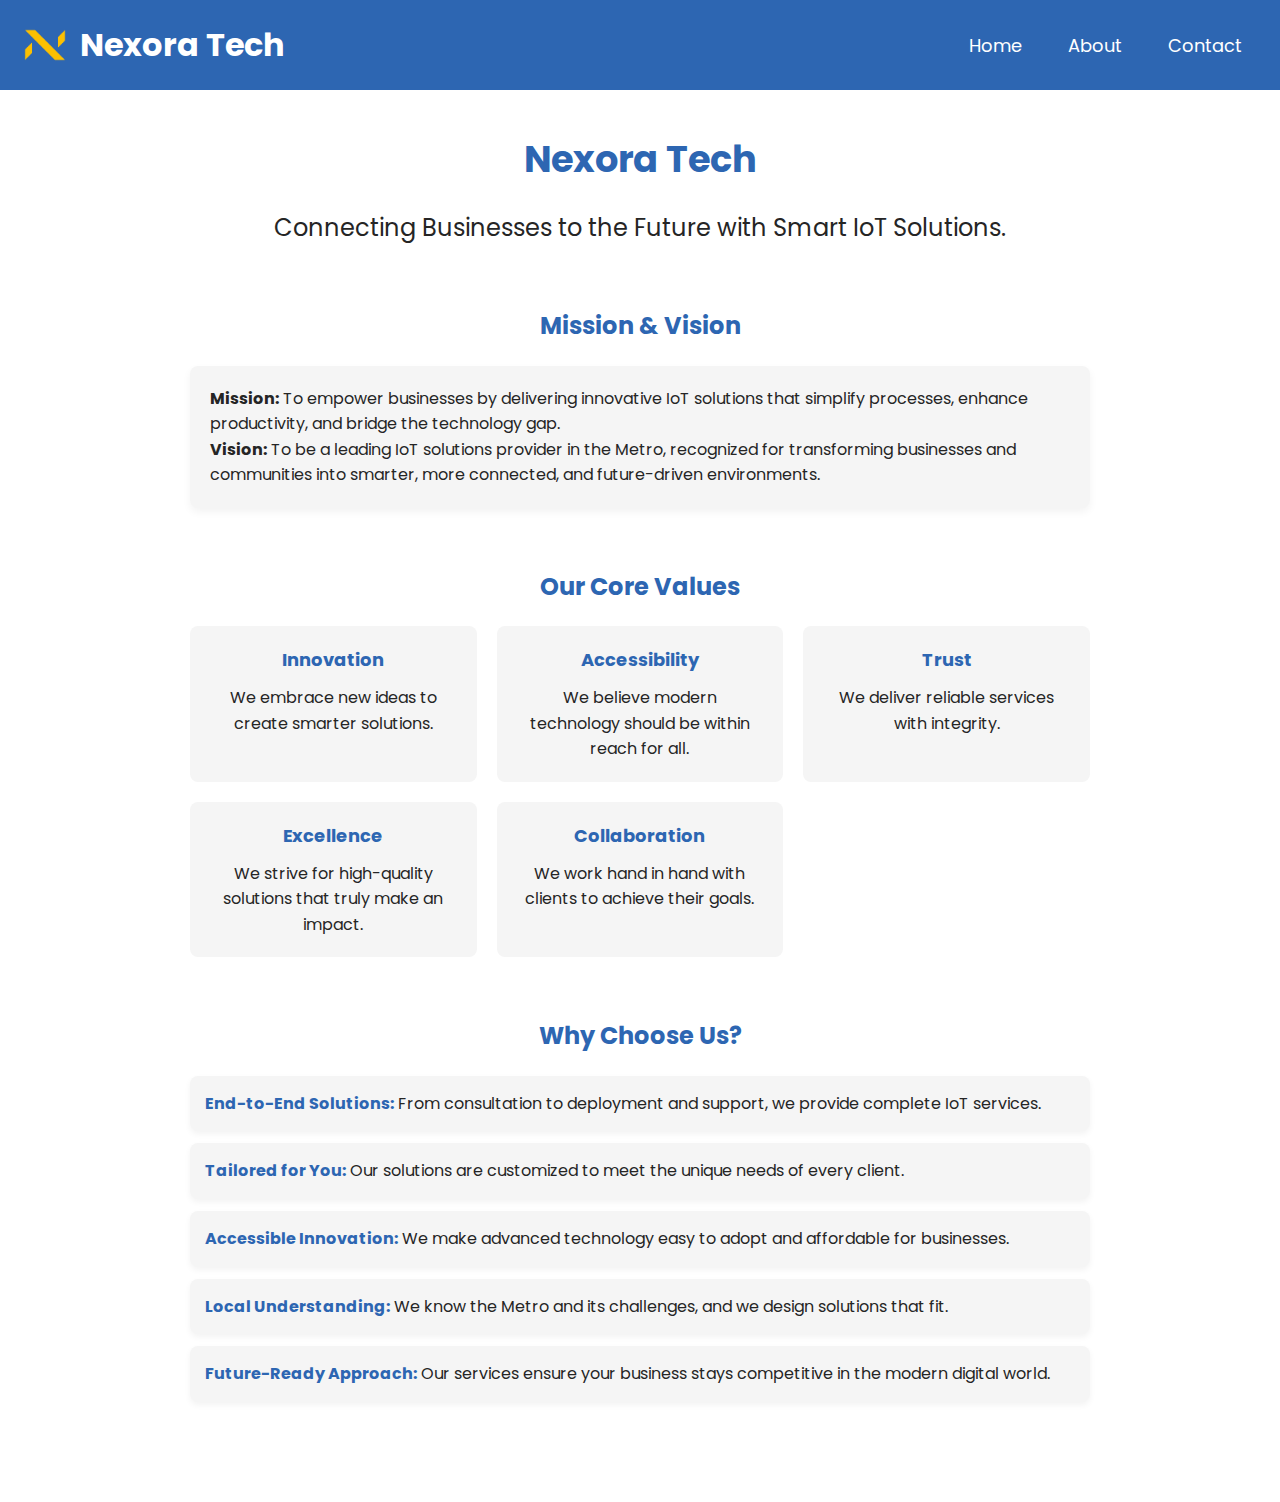
<file: about.html>
<!DOCTYPE html>
<html lang="en">
<head>
  <meta charset="UTF-8">
  <meta name="viewport" content="width=device-width, initial-scale=1.0">
  <title>About | Nexora Tech</title>
  <link rel="stylesheet" href="styles/style.css">
  <!-- <script src="https://cdn.tailwindcss.com"></script> -->
</head>
<body>
  <!-- Header navbar -->
  <header>
    <nav class="navbar section-content">
      <a href="#" class="nav-logo">
        <img src="../resources/images/logos/yellow-logo.png" alt="" class="pic-logo">
        <h2 class="logo-text">Nexora Tech</h2>
      </a>
      
      <ul class="nav-menu">
        <li class="nav-item">
          <a href="index.html" class="nav-link">Home</a>
        </li>
       <!--  <li class="nav-item">
          <a href="#" class="nav-link">Projects</a>
        </li> -->
        <li class="nav-item">
          <a href="#" class="nav-link">About</a>
        </li>
        <li class="nav-item">
          <a href="contact.html" class="nav-link">Contact</a>
        </li>
      </ul>
  </header>
<!-- 
 
  <main>

     <section class="hero-section">
      <div class="section-content">
        <div class="hero-details">
          <h2 class="title">Welcome to Nexora Tech</h2>
          <h3 class="subtitle">Connecting Businesses to the Future with Smart IoT Solutions.</h3>
          <p class="description">At Nexora Tech, we specialize in modernizing business processes through innovative IoT solutions. Our mission is to provide accessible, smart, and reliable technologies that transform the way companies operate, making them more efficient, secure, and future-ready. By bridging the gap where modern technology is lacking, we empower businesses to thrive in today’s digital era.</p>
        </div>
      </div>
     </section>
  </main>
   -->
  <div class="container">

    <!-- Welcome -->
    <section class="welcome">
      <h1>Nexora Tech</h1>
      <p>Connecting Businesses to the Future with Smart IoT Solutions.</p>
    </section>

    <!-- Mission & Vision -->
    <section class="mission">
      <h2>Mission & Vision</h2>
      <div class="mv-box">
        <p><strong>Mission:</strong> To empower businesses by delivering innovative IoT solutions that simplify processes, enhance productivity, and bridge the technology gap.</p>
        <p><strong>Vision:</strong> To be a leading IoT solutions provider in the Metro, recognized for transforming businesses and communities into smarter, more connected, and future-driven environments.</p>
      </div>
    </section>

    <!-- Values -->
    <section class="values">
      <h2>Our Core Values</h2>
      <div class="value-cards">
        <div class="card"><h3>Innovation</h3><p>We embrace new ideas to create smarter solutions.</p></div>
        <div class="card"><h3>Accessibility</h3><p>We believe modern technology should be within reach for all.</p></div>
        <div class="card"><h3>Trust</h3><p>We deliver reliable services with integrity.</p></div>
        <div class="card"><h3>Excellence</h3><p>We strive for high-quality solutions that truly make an impact.</p></div>
        <div class="card"><h3>Collaboration</h3><p>We work hand in hand with clients to achieve their goals.</p></div>
      </div>
    </section>

    <!-- Why Choose Us -->
    <section class="choose">
      <h2>Why Choose Us?</h2>
      <ul>
        <li><strong>End-to-End Solutions:</strong> From consultation to deployment and support, we provide complete IoT services.</li>
        <li><strong>Tailored for You:</strong> Our solutions are customized to meet the unique needs of every client.</li>
        <li><strong>Accessible Innovation:</strong> We make advanced technology easy to adopt and affordable for businesses.</li>
        <li><strong>Local Understanding:</strong> We know the Metro and its challenges, and we design solutions that fit.</li>
        <li><strong>Future-Ready Approach:</strong> Our services ensure your business stays competitive in the modern digital world.</li>
      </ul>
    </section>

  </div>

</body>
</html>
</file>
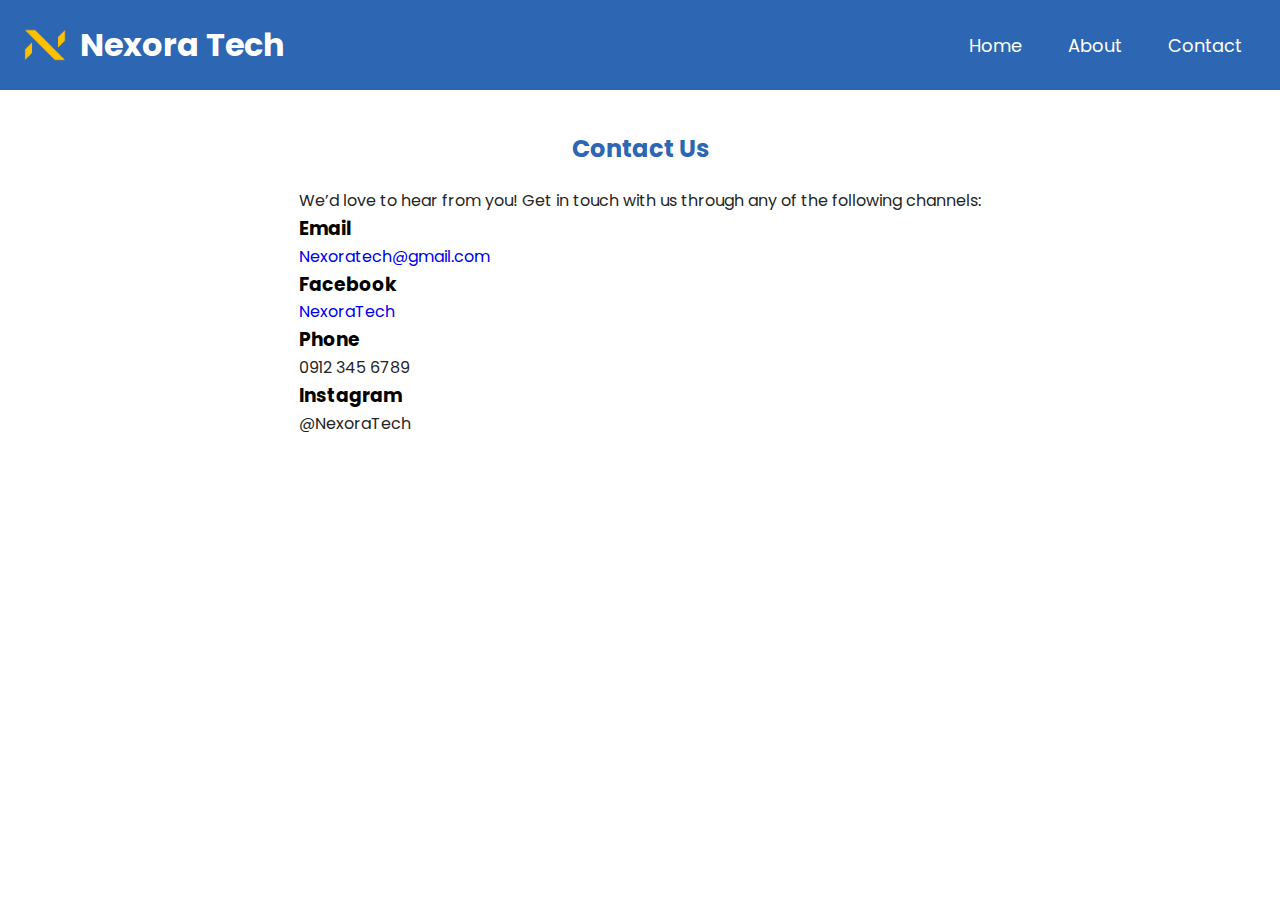
<file: contact.html>
<!DOCTYPE html>
<html lang="en">
<head>
  <meta charset="UTF-8">
  <meta name="viewport" content="width=device-width, initial-scale=1.0">
  <title>Contact | Nexora Tech</title>
  <link rel="stylesheet" href="styles/style.css">
</head>
<body>
    <!-- Header / Navbar -->
  <header>
    <nav class="navbar section-content">
      <a href="#" class="nav-logo">
        <img src="../resources/images/logos/yellow-logo.png" alt="" class="pic-logo">
        <h2 class="logo-text">Nexora Tech</h2>
      </a>
      
      <ul class="nav-menu">
        <li class="nav-item">
          <a href="index.html" class="nav-link">Home</a>
        </li>
        <li class="nav-item">
          <a href="about.html" class="nav-link">About</a>
        </li>
        <li class="nav-item">
          <a href="contact.html" class="nav-link">Contact</a>
        </li>
      </ul>
    </nav>
  </header>

  <div class="container">
  <!-- Contact Section -->
  <section class="contact-section">
    <h2>Contact Us</h2>
    <p class="contact-intro">We’d love to hear from you! Get in touch with us through any of the following channels:</p>
    
    <div class="contact-grid">
      <div class="card">
        <h3>Email</h3>
        <p><a href="mailto:Nexoratech@gmail.com">Nexoratech@gmail.com</a></p>
      </div>
      <div class="card">
        <h3>Facebook</h3>
        <p><a href="#">NexoraTech</a></p>
      </div>
      <div class="card">
        <h3>Phone</h3>
        <p>0912 345 6789</p>
      </div>
      <div class="card">
        <h3>Instagram</h3>
        <p>@NexoraTech</p>
      </div>
    </div>
  </section>
</div>



</body>
</html>
</file>
<file: styles/style.css>
/* Fonts */
@import url('https://fonts.googleapis.com/css2?family=Poppins:ital,wght@0,100;0,200;0,300;0,400;0,500;0,600;0,700;0,800;0,900;1,100;1,200;1,300;1,400;1,500;1,600;1,700;1,800;1,900&display=swap');

* { 
  margin:  0;
  padding: 0;
  box-sizing: border-box;
  font-family: "Poppins", sans-serif;
}

html {
  scroll-behavior: smooth; /* smooth scrolling */
  scroll-padding-top: 80px; /* adjust based on your navbar height */
}

html, body {
  height: 100%;
  margin: 0;
  display: flex;
  flex-direction: column;
}

main {
  flex: 1; /* pushes footer to bottom */
  display: flex;
  justify-content: center;
  align-items: center; /* centers vertically */
  text-align: center;
}

:root {
  /* colors */
  --white-color: #fff;
  --dark-color: #252525;
  --primary-color: rgb(45, 102, 178);
  --secondary-color: rgb(245, 245, 245);
  --tertiary-color: rgb(255, 204, 51);
  --medium-gray-color: #ccc;

  /* font size */
  --font-size-s: 0.9rem;
  --font-size-n: 1rem;
  --font-size-m: 1.12rem;
  --font-size-l: 1.5rem;
  --font-size-xl: 2rem;
  --font-size-xxl: 2.3rem;

  /* font weight */
  --font-weight-normal: 400;
  --font-weight-medium: 500;
  --font-weight-semibold: 600;
  --font-weight-bold: 700;

  /* border radius */
  --border-raduis-s: 8px;
  --border-raduis-m: 30px;
  --border-raduis-circle: 50%;

  /* site max width */
  --site-max-width: 1300px;
}

/* Styling for website */
ul{
  list-style: none;
}

a {
  text-decoration: none;
}

button {
  cursor: pointer;
  border: none;
  background:  none;
}

img {
  width: 100%;
}

.section-content {
  margin: 0 auto;
  max-width: 0 20px;
  max-width: var(--site-max-width);
}

/* navigatoin bar styling */
header {
  background: var(--primary-color);
  position: sticky;
  top: 0;
  z-index: 1000;
}

header .navbar {
  align-items:  center;
  display:  flex;
  padding: 20px;
  justify-content: space-between;
}

.nav-logo {
  display: flex;
  align-items: center;
  gap: 10px; /* space between logo and text */
}

.pic-logo {
  width: 50px; /* adjust size */
  height: auto;
  display: block;
}

.navbar .nav-logo .logo-text {
  color: var(--white-color);
  font-size: var(--font-size-xl);
}

.navbar .nav-menu {
  display: flex;
  gap: 10px;
}

.navbar .nav-menu .nav-link {
  padding: 10px 18px;
  color: var(--white-color);
  font-size: var(--font-size-m);
  border-radius: var(--border-raduis-m);
  transition: 0.3s ease;
}

.navbar .nav-menu .nav-link:hover{
  color: var(--dark-color);
  background: var(--tertiary-color);
}

/* Hero Section */
.hero-section {
  height: 100vh; /* full screen */
  display: flex;
  align-items: center;
  justify-content: center;
  text-align: center;
  padding: 40px 20px;
  background: var(--white-color); /* plain white background */
  color: var(--dark-color);       /* dark text for contrast */
}

.hero-details {
  display: flex;
  flex-direction: column;
  gap: 15px;
  max-width: 800px;
  margin: 0 auto;
}

.hero-details .title {
  font-size: var(--font-size-xxl);  
  font-weight: var(--font-weight-bold);
  color: var(--primary-color); /* highlight with your main blue */
}

.hero-details .subtitle {
  font-size: var(--font-size-l);
  font-weight: var(--font-weight-medium);
  color: var(--primary-color);
}

.hero-details .description {
  font-size: var(--font-size-n);
  font-weight: var(--font-weight-normal);
  line-height: 1.8;
  color: var(--dark-color);
  max-width: 750px;
  margin: 0 auto;
}

/* Body Section */



.container {
  max-width: var(--site-max-width);
  margin: 0 auto;
  padding: 40px 20px;
  line-height: 1.6;
}

/* General Section Styling */
section {
  margin-bottom: 60px;
}

section h1, section h2 {
  text-align: center;
  margin-bottom: 20px;
  color: var(--primary-color);
  font-weight: var(--font-weight-bold);
}

section p, section li {
  font-size: var(--font-size-n);
  color: var(--dark-color);
}

/* Welcome Section */
.welcome h1 {
  font-size: var(--font-size-xxl);
}

.welcome p {
  font-size: var(--font-size-l);
  color: var(--dark-color);
  text-align: center;
}

/* Mission & Vision */
.mv-box {
  background: var(--secondary-color);
  padding: 20px;
  border-radius: var(--border-raduis-s);
  box-shadow: 0 4px 8px rgba(0,0,0,0.05);
  max-width: 900px;
  margin: 0 auto;
}

/* Core Values */
.value-cards {
  display: grid;
  grid-template-columns: repeat(auto-fit, minmax(220px, 1fr));
  gap: 20px;
  margin-top: 20px;
}

.value-cards .card {
  background: var(--secondary-color);
  padding: 20px;
  border-radius: var(--border-raduis-s);
  text-align: center;
  transition: transform 0.3s ease, box-shadow 0.3s ease;
}

.value-cards .card:hover {
  transform: translateY(-5px);
  box-shadow: 0 6px 12px rgba(0,0,0,0.1);
}

.value-cards h3 {
  color: var(--primary-color);
  margin-bottom: 10px;
  font-size: var(--font-size-m);
}

/* Why Choose Us */
.choose ul {
  list-style: none;
  padding: 0;
  margin-top: 20px;
}

.choose ul li {
  background: var(--secondary-color);
  padding: 15px;
  margin-bottom: 12px;
  border-radius: var(--border-raduis-s);
  box-shadow: 0 3px 6px rgba(0,0,0,0.05);
}

.choose ul li strong {
  color: var(--primary-color);
}

/* --------------------------------------------------------------------------------------------------- */
/* Contact */

/* Contact Section */

#footer {
  background: var(--dark-color);
  color: var(--white-color);
}

#footer .container {
  max-width: var(--site-max-width);
  margin: 0 auto;
  display: flex;
  justify-content: space-between;
  align-items: center;
  width: 100%;
  padding: 20px 20px;
  background-color: color;
}

#footer .container {
  display: flex;
  justify-content: space-between;
  align-items: center;
  gap: 10px;
}

/* Compact footer text */
.footer-section p,
.footer-section a {
  font-size: 11px;
  margin: 0;
  line-height: 1.2;
}

/* Compact newsletter */
.newsletter input {
  padding: 2px 5px;
  font-size: 11px;
}

.newsletter button {
  padding: 2px 8px;
  font-size: 11px;
}
</file>
